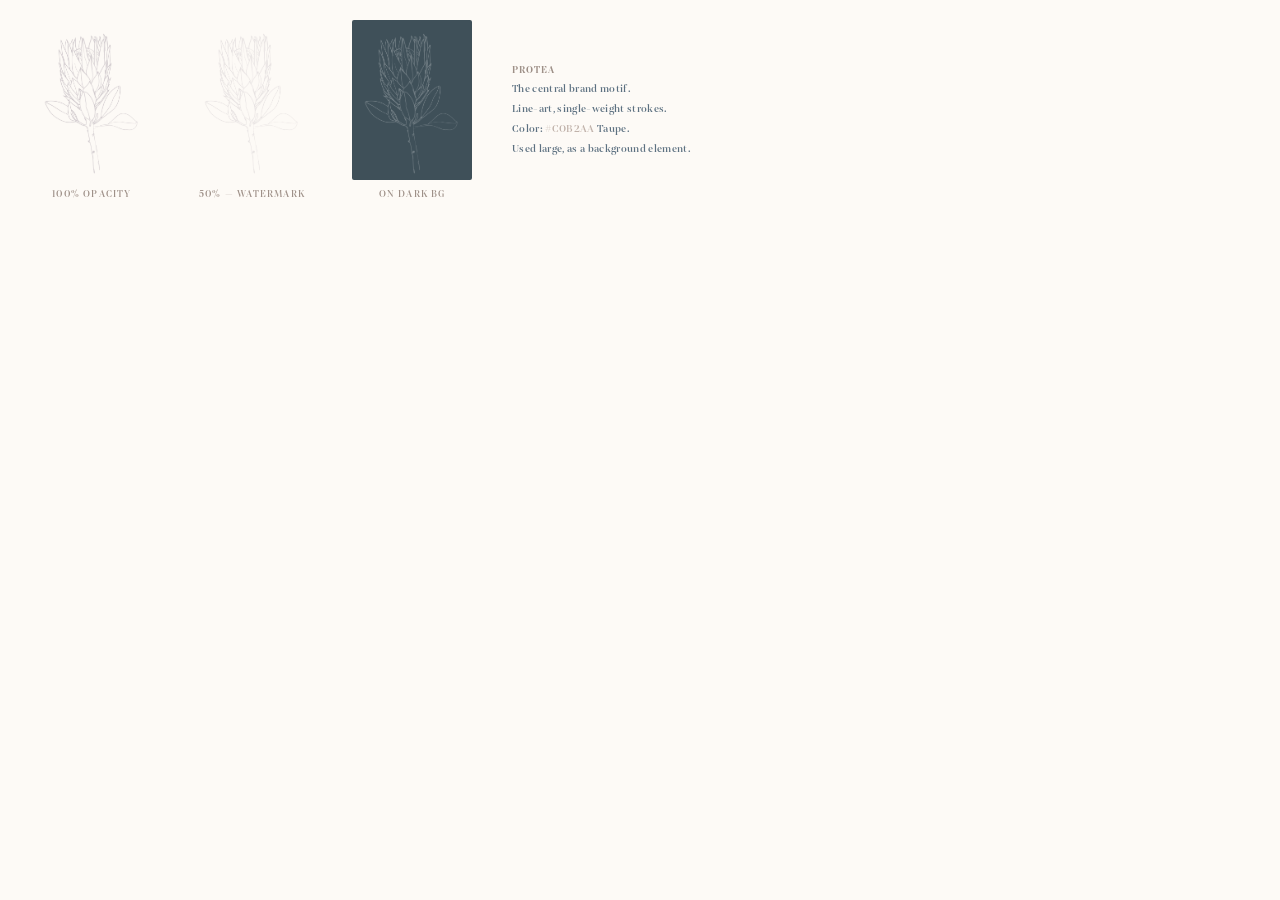
<file: preview/brand-illustration.html>
<!DOCTYPE html>
<html><head><meta charset="UTF-8">
<style>
@font-face { font-family: 'Mixta Sharp'; src: url('../assets/fonts/Mixta-Sharp-Hair-.otf') format('opentype'); font-weight: 100; font-display: swap; }
@font-face { font-family: 'Mixta Sharp'; src: url('../assets/fonts/Mixta-Sharp-Ultra-Light.otf') format('opentype'); font-weight: 200; font-display: swap; }
@font-face { font-family: 'Mixta Sharp'; src: url('../assets/fonts/Mixta-Sharp-Thin.otf') format('opentype'); font-weight: 300; font-display: swap; }
@font-face { font-family: 'Mixta Sharp'; src: url('../assets/fonts/Mixta-Sharp-Light.otf') format('opentype'); font-weight: 350; font-display: swap; }
@font-face { font-family: 'Mixta Sharp'; src: url('../assets/fonts/Mixta-Sharp-Medium.otf') format('opentype'); font-weight: 500; font-display: swap; }
@font-face { font-family: 'Mixta Sharp'; src: url('../assets/fonts/Mixta-Sharp-Heavy.otf') format('opentype'); font-weight: 600; font-display: swap; }
@font-face { font-family: 'Mixta Sharp'; src: url('../assets/fonts/Mixta-Sharp-Bold.otf') format('opentype'); font-weight: 700; font-display: swap; }
@font-face { font-family: 'Mixta Sharp'; src: url('../assets/fonts/Mixta-Sharp-Black.otf') format('opentype'); font-weight: 900; font-display: swap; }
</style>
<style>
@font-face {
  font-family: 'Hanifah Salamah';
  src: url('../assets/fonts/Hanifah Salamah.otf') format('opentype');
  font-weight: normal;
  font-style: normal;
  font-display: swap;
}
</style>
<link rel="preconnect" href="https://fonts.googleapis.com">
<link rel="preconnect" href="https://fonts.gstatic.com" crossorigin>
<link href="https://fonts.googleapis.com/css2?family=Great+Vibes&family=Pinyon+Script&family=Cormorant+Garamond:ital,wght@0,300;0,400;0,500;1,300;1,400&display=swap" rel="stylesheet">
<link rel="stylesheet" href="../colors_and_type.css">
<style>
* { margin: 0; padding: 0; box-sizing: border-box; }
body { background: var(--color-cream); display: flex; align-items: center; padding: 20px 32px; gap: 40px; }
.variant { text-align: center; }
.img-wrap { display: flex; align-items: center; justify-content: center; }
img { display: block; }
.label { font-family: var(--font-serif); font-size: 10px; color: var(--color-mist); letter-spacing: 0.12em; text-transform: uppercase; margin-top: 8px; }
</style>
</head><body>
  <div class="variant">
    <div class="img-wrap" style="width:120px;height:160px"><img src="../assets/Protea.png" style="height:160px;width:auto;opacity:1"></div>
    <div class="label">100% opacity</div>
  </div>
  <div class="variant">
    <div class="img-wrap" style="width:120px;height:160px"><img src="../assets/Protea.png" style="height:160px;width:auto;opacity:0.5"></div>
    <div class="label">50% — watermark</div>
  </div>
  <div class="variant">
    <div class="img-wrap" style="width:120px;height:160px;background:var(--color-slate);border-radius:2px"><img src="../assets/Protea.png" style="height:160px;width:auto;opacity:0.3;filter:brightness(10)"></div>
    <div class="label">On dark bg</div>
  </div>
  <div style="flex:1">
    <div style="font-family:var(--font-serif);font-size:11px;color:var(--color-slate-light);line-height:1.8;letter-spacing:0.03em">
      <strong style="letter-spacing:0.1em;text-transform:uppercase;font-size:10px;color:var(--color-mist)">Protea</strong><br>
      The central brand motif.<br>
      Line-art, single-weight strokes.<br>
      Color: <span style="color:var(--color-taupe)">#C0B2AA</span> Taupe.<br>
      Used large, as a background element.
    </div>
  </div>
</body></html>
</file>
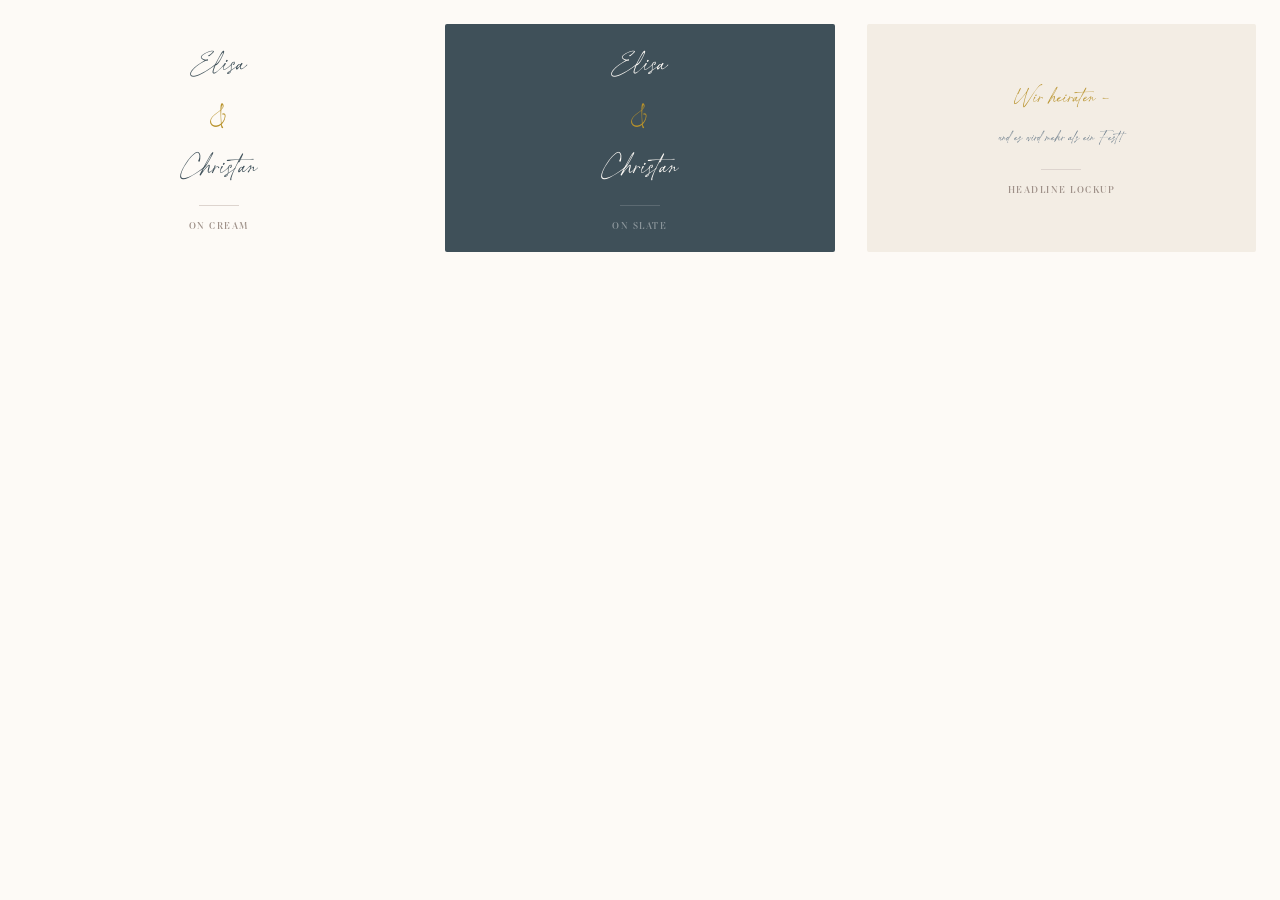
<file: preview/brand-lockup.html>
<!DOCTYPE html>
<html><head><meta charset="UTF-8">
<style>
@font-face { font-family: 'Mixta Sharp'; src: url('../assets/fonts/Mixta-Sharp-Hair-.otf') format('opentype'); font-weight: 100; font-display: swap; }
@font-face { font-family: 'Mixta Sharp'; src: url('../assets/fonts/Mixta-Sharp-Ultra-Light.otf') format('opentype'); font-weight: 200; font-display: swap; }
@font-face { font-family: 'Mixta Sharp'; src: url('../assets/fonts/Mixta-Sharp-Thin.otf') format('opentype'); font-weight: 300; font-display: swap; }
@font-face { font-family: 'Mixta Sharp'; src: url('../assets/fonts/Mixta-Sharp-Light.otf') format('opentype'); font-weight: 350; font-display: swap; }
@font-face { font-family: 'Mixta Sharp'; src: url('../assets/fonts/Mixta-Sharp-Medium.otf') format('opentype'); font-weight: 500; font-display: swap; }
@font-face { font-family: 'Mixta Sharp'; src: url('../assets/fonts/Mixta-Sharp-Heavy.otf') format('opentype'); font-weight: 600; font-display: swap; }
@font-face { font-family: 'Mixta Sharp'; src: url('../assets/fonts/Mixta-Sharp-Bold.otf') format('opentype'); font-weight: 700; font-display: swap; }
@font-face { font-family: 'Mixta Sharp'; src: url('../assets/fonts/Mixta-Sharp-Black.otf') format('opentype'); font-weight: 900; font-display: swap; }
</style>
<style>
@font-face {
  font-family: 'Hanifah Salamah';
  src: url('../assets/fonts/Hanifah Salamah.otf') format('opentype');
  font-weight: normal;
  font-style: normal;
  font-display: swap;
}
</style>
<link rel="preconnect" href="https://fonts.googleapis.com">
<link rel="preconnect" href="https://fonts.gstatic.com" crossorigin>
<link href="https://fonts.googleapis.com/css2?family=Great+Vibes&family=Pinyon+Script&family=Cormorant+Garamond:ital,wght@0,300;0,400;0,500;1,300;1,400&display=swap" rel="stylesheet">
<link rel="stylesheet" href="../colors_and_type.css">
<style>
* { margin: 0; padding: 0; box-sizing: border-box; }
body { background: var(--color-cream); display: flex; gap: 32px; align-items: stretch; padding: 24px; }
.card { flex: 1; display: flex; flex-direction: column; align-items: center; justify-content: center; padding: 20px; gap: 6px; }
.divider { width: 40px; height: 1px; background: var(--color-taupe-light); margin: 8px 0; }
.label { font-family: var(--font-serif); font-size: 10px; letter-spacing: 0.15em; text-transform: uppercase; color: var(--color-mist); }
.dark { background: var(--color-slate); border-radius: 2px; }
</style>
</head><body>
  <!-- Light lockup -->
  <div class="card">
    <div style="font-family:var(--font-script);font-size:44px;color:var(--color-slate);line-height:1">Elisa</div>
    <div style="font-family:var(--font-script);font-size:52px;color:var(--color-gold);line-height:0.9">&amp;</div>
    <div style="font-family:var(--font-script);font-size:44px;color:var(--color-slate);line-height:1">Christan</div>
    <div class="divider"></div>
    <div class="label">On cream</div>
  </div>

  <!-- Dark lockup -->
  <div class="card dark">
    <div style="font-family:var(--font-script);font-size:44px;color:var(--color-cream);line-height:1">Elisa</div>
    <div style="font-family:var(--font-script);font-size:52px;color:var(--color-gold);line-height:0.9">&amp;</div>
    <div style="font-family:var(--font-script);font-size:44px;color:var(--color-cream);line-height:1">Christan</div>
    <div class="divider" style="background:rgba(255,255,255,0.15)"></div>
    <div class="label" style="color:rgba(255,255,255,0.4)">On slate</div>
  </div>

  <!-- Inline lockup -->
  <div class="card" style="background:var(--color-warm-white);border-radius:2px">
    <div style="font-family:var(--font-display);font-size:32px;color:var(--color-gold);line-height:1.2;text-align:center">Wir heiraten –</div>
    <div style="font-family:var(--font-script);font-size:22px;color:var(--color-slate-light);line-height:1.4;text-align:center">und es wird mehr als ein Fest!</div>
    <div class="divider"></div>
    <div class="label">Headline lockup</div>
  </div>
</body></html>
</file>
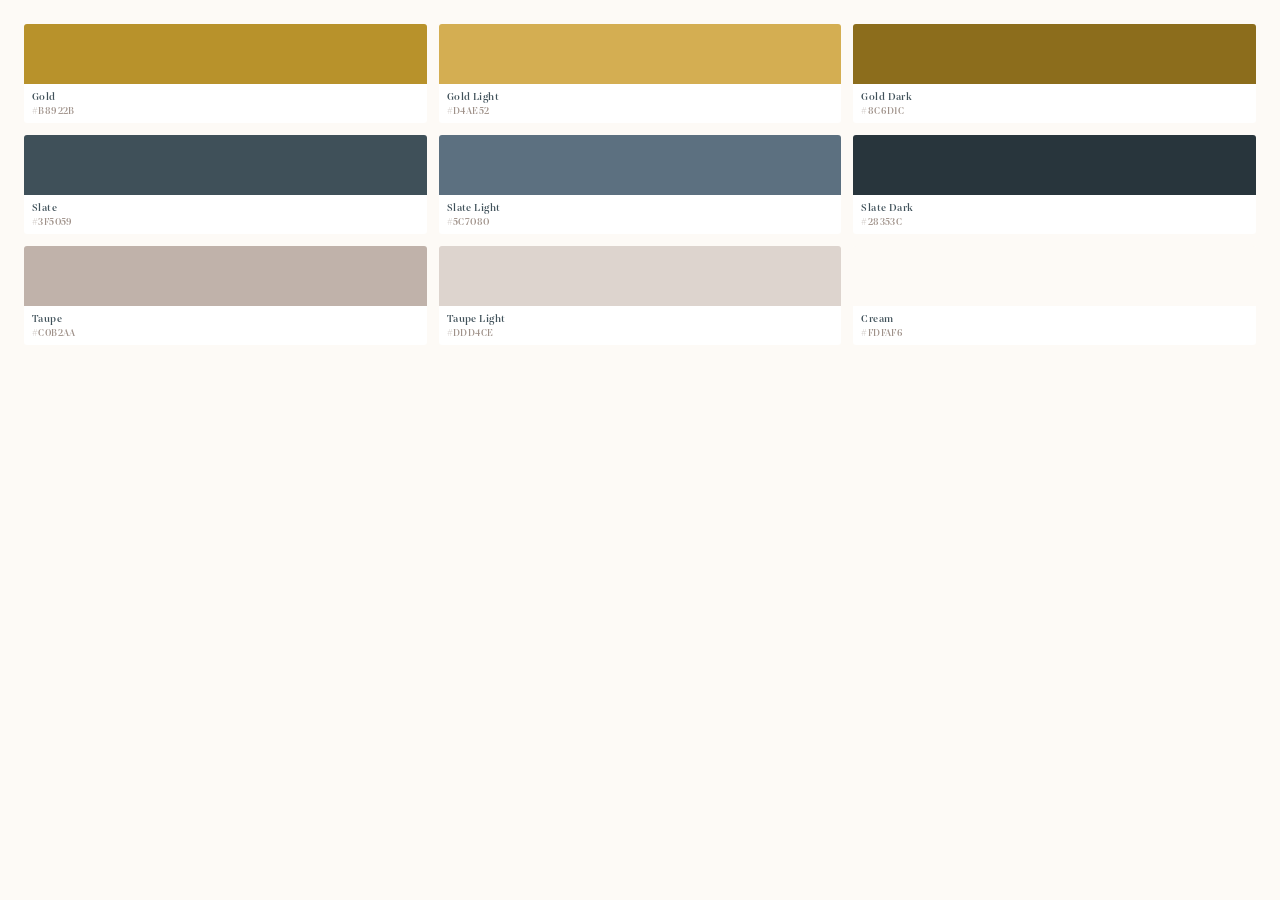
<file: preview/colors-palette.html>
<!DOCTYPE html>
<html><head><meta charset="UTF-8">
<style>
@font-face { font-family: 'Mixta Sharp'; src: url('../assets/fonts/Mixta-Sharp-Hair-.otf') format('opentype'); font-weight: 100; font-display: swap; }
@font-face { font-family: 'Mixta Sharp'; src: url('../assets/fonts/Mixta-Sharp-Ultra-Light.otf') format('opentype'); font-weight: 200; font-display: swap; }
@font-face { font-family: 'Mixta Sharp'; src: url('../assets/fonts/Mixta-Sharp-Thin.otf') format('opentype'); font-weight: 300; font-display: swap; }
@font-face { font-family: 'Mixta Sharp'; src: url('../assets/fonts/Mixta-Sharp-Light.otf') format('opentype'); font-weight: 350; font-display: swap; }
@font-face { font-family: 'Mixta Sharp'; src: url('../assets/fonts/Mixta-Sharp-Medium.otf') format('opentype'); font-weight: 500; font-display: swap; }
@font-face { font-family: 'Mixta Sharp'; src: url('../assets/fonts/Mixta-Sharp-Heavy.otf') format('opentype'); font-weight: 600; font-display: swap; }
@font-face { font-family: 'Mixta Sharp'; src: url('../assets/fonts/Mixta-Sharp-Bold.otf') format('opentype'); font-weight: 700; font-display: swap; }
@font-face { font-family: 'Mixta Sharp'; src: url('../assets/fonts/Mixta-Sharp-Black.otf') format('opentype'); font-weight: 900; font-display: swap; }
</style>
<style>
@font-face {
  font-family: 'Hanifah Salamah';
  src: url('../assets/fonts/Hanifah Salamah.otf') format('opentype');
  font-weight: normal;
  font-style: normal;
  font-display: swap;
}
</style>
<link rel="preconnect" href="https://fonts.googleapis.com">
<link rel="preconnect" href="https://fonts.gstatic.com" crossorigin>
<link href="https://fonts.googleapis.com/css2?family=Great+Vibes&family=Pinyon+Script&family=Cormorant+Garamond:ital,wght@0,300;0,400;0,500;1,300;1,400&display=swap" rel="stylesheet">
<link rel="stylesheet" href="../colors_and_type.css">
<style>
* { margin: 0; padding: 0; box-sizing: border-box; }
body { background: var(--color-cream); padding: 24px; font-family: var(--font-serif); }
.row { display: flex; gap: 12px; margin-bottom: 12px; }
.swatch { flex: 1; border-radius: 3px; overflow: hidden; }
.chip { height: 60px; }
.meta { padding: 6px 8px; background: white; }
.name { font-size: 11px; font-weight: 500; color: #3F5059; letter-spacing: 0.04em; }
.hex { font-size: 10px; color: #9E9088; letter-spacing: 0.04em; margin-top: 1px; }
</style>
</head><body>
<div class="row">
  <div class="swatch"><div class="chip" style="background:#B8922B"></div><div class="meta"><div class="name">Gold</div><div class="hex">#B8922B</div></div></div>
  <div class="swatch"><div class="chip" style="background:#D4AE52"></div><div class="meta"><div class="name">Gold Light</div><div class="hex">#D4AE52</div></div></div>
  <div class="swatch"><div class="chip" style="background:#8C6D1C"></div><div class="meta"><div class="name">Gold Dark</div><div class="hex">#8C6D1C</div></div></div>
</div>
<div class="row">
  <div class="swatch"><div class="chip" style="background:#3F5059"></div><div class="meta"><div class="name">Slate</div><div class="hex">#3F5059</div></div></div>
  <div class="swatch"><div class="chip" style="background:#5C7080"></div><div class="meta"><div class="name">Slate Light</div><div class="hex">#5C7080</div></div></div>
  <div class="swatch"><div class="chip" style="background:#28353C"></div><div class="meta"><div class="name">Slate Dark</div><div class="hex">#28353C</div></div></div>
</div>
<div class="row">
  <div class="swatch"><div class="chip" style="background:#C0B2AA"></div><div class="meta"><div class="name">Taupe</div><div class="hex">#C0B2AA</div></div></div>
  <div class="swatch"><div class="chip" style="background:#DDD4CE"></div><div class="meta"><div class="name">Taupe Light</div><div class="hex">#DDD4CE</div></div></div>
  <div class="swatch"><div class="chip" style="background:#FDFAF6"></div><div class="meta"><div class="name">Cream</div><div class="hex">#FDFAF6</div></div></div>
</div>
</body></html>
</file>
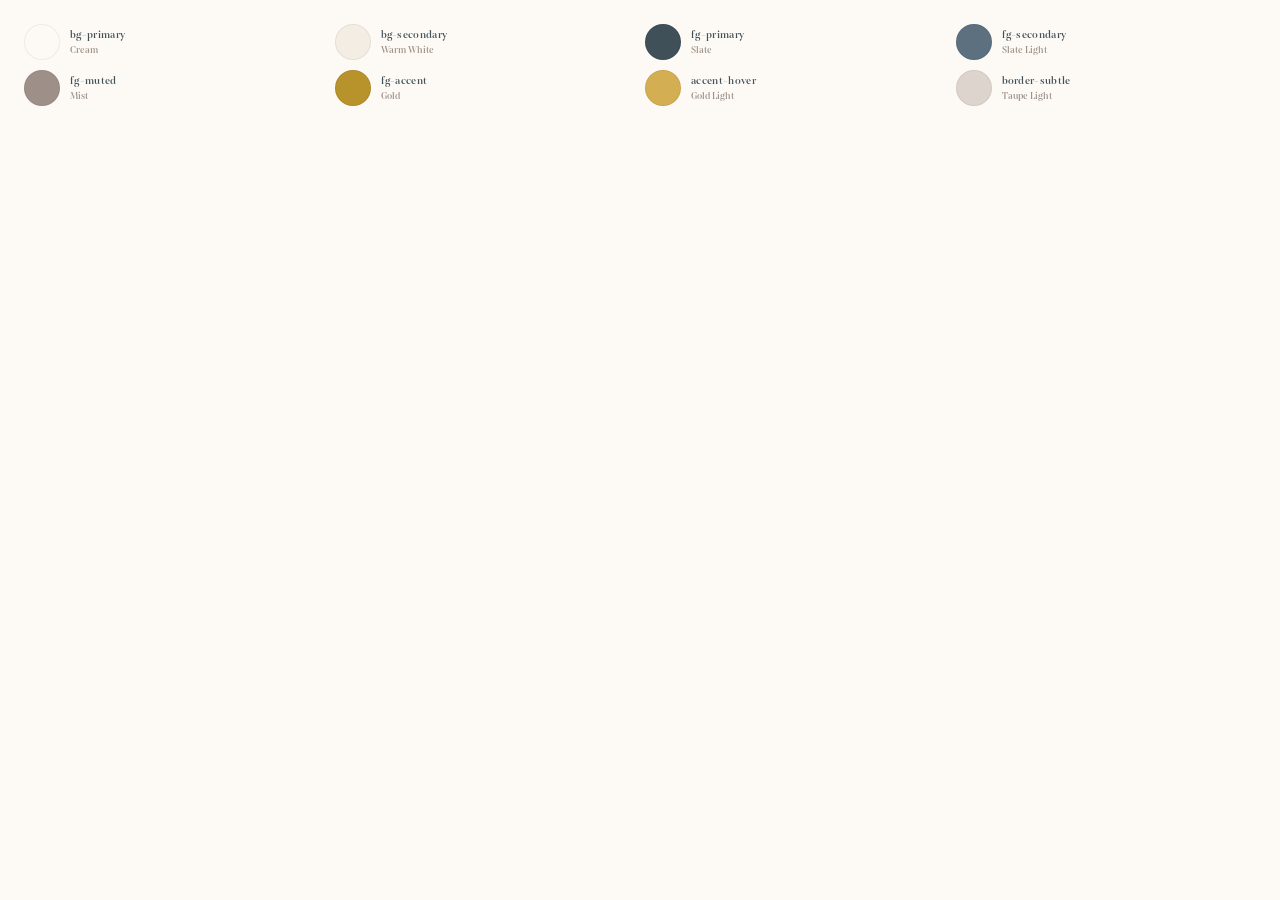
<file: preview/colors-semantic.html>
<!DOCTYPE html>
<html><head><meta charset="UTF-8">
<style>
@font-face { font-family: 'Mixta Sharp'; src: url('../assets/fonts/Mixta-Sharp-Hair-.otf') format('opentype'); font-weight: 100; font-display: swap; }
@font-face { font-family: 'Mixta Sharp'; src: url('../assets/fonts/Mixta-Sharp-Ultra-Light.otf') format('opentype'); font-weight: 200; font-display: swap; }
@font-face { font-family: 'Mixta Sharp'; src: url('../assets/fonts/Mixta-Sharp-Thin.otf') format('opentype'); font-weight: 300; font-display: swap; }
@font-face { font-family: 'Mixta Sharp'; src: url('../assets/fonts/Mixta-Sharp-Light.otf') format('opentype'); font-weight: 350; font-display: swap; }
@font-face { font-family: 'Mixta Sharp'; src: url('../assets/fonts/Mixta-Sharp-Medium.otf') format('opentype'); font-weight: 500; font-display: swap; }
@font-face { font-family: 'Mixta Sharp'; src: url('../assets/fonts/Mixta-Sharp-Heavy.otf') format('opentype'); font-weight: 600; font-display: swap; }
@font-face { font-family: 'Mixta Sharp'; src: url('../assets/fonts/Mixta-Sharp-Bold.otf') format('opentype'); font-weight: 700; font-display: swap; }
@font-face { font-family: 'Mixta Sharp'; src: url('../assets/fonts/Mixta-Sharp-Black.otf') format('opentype'); font-weight: 900; font-display: swap; }
</style>
<style>
@font-face {
  font-family: 'Hanifah Salamah';
  src: url('../assets/fonts/Hanifah Salamah.otf') format('opentype');
  font-weight: normal;
  font-style: normal;
  font-display: swap;
}
</style>
<link rel="preconnect" href="https://fonts.googleapis.com">
<link rel="preconnect" href="https://fonts.gstatic.com" crossorigin>
<link href="https://fonts.googleapis.com/css2?family=Great+Vibes&family=Pinyon+Script&family=Cormorant+Garamond:ital,wght@0,300;0,400;0,500;1,300;1,400&display=swap" rel="stylesheet">
<link rel="stylesheet" href="../colors_and_type.css">
<style>
* { margin: 0; padding: 0; box-sizing: border-box; }
body { background: var(--color-cream); padding: 24px; font-family: var(--font-serif); }
.grid { display: grid; grid-template-columns: repeat(4, 1fr); gap: 10px; }
.item { display: flex; align-items: center; gap: 10px; }
.dot { width: 36px; height: 36px; border-radius: 50%; flex-shrink: 0; border: 1px solid rgba(0,0,0,0.06); }
.label { font-size: 11px; color: #3F5059; letter-spacing: 0.03em; }
.var { font-size: 10px; color: #9E9088; margin-top: 2px; }
</style>
</head><body>
<div class="grid">
  <div class="item"><div class="dot" style="background:var(--bg-primary)"></div><div><div class="label">bg-primary</div><div class="var">Cream</div></div></div>
  <div class="item"><div class="dot" style="background:var(--bg-secondary)"></div><div><div class="label">bg-secondary</div><div class="var">Warm White</div></div></div>
  <div class="item"><div class="dot" style="background:var(--fg-primary)"></div><div><div class="label">fg-primary</div><div class="var">Slate</div></div></div>
  <div class="item"><div class="dot" style="background:var(--fg-secondary)"></div><div><div class="label">fg-secondary</div><div class="var">Slate Light</div></div></div>
  <div class="item"><div class="dot" style="background:var(--fg-muted)"></div><div><div class="label">fg-muted</div><div class="var">Mist</div></div></div>
  <div class="item"><div class="dot" style="background:var(--fg-accent)"></div><div><div class="label">fg-accent</div><div class="var">Gold</div></div></div>
  <div class="item"><div class="dot" style="background:var(--accent-hover)"></div><div><div class="label">accent-hover</div><div class="var">Gold Light</div></div></div>
  <div class="item"><div class="dot" style="background:var(--border-subtle)"></div><div><div class="label">border-subtle</div><div class="var">Taupe Light</div></div></div>
</div>
</body></html>
</file>
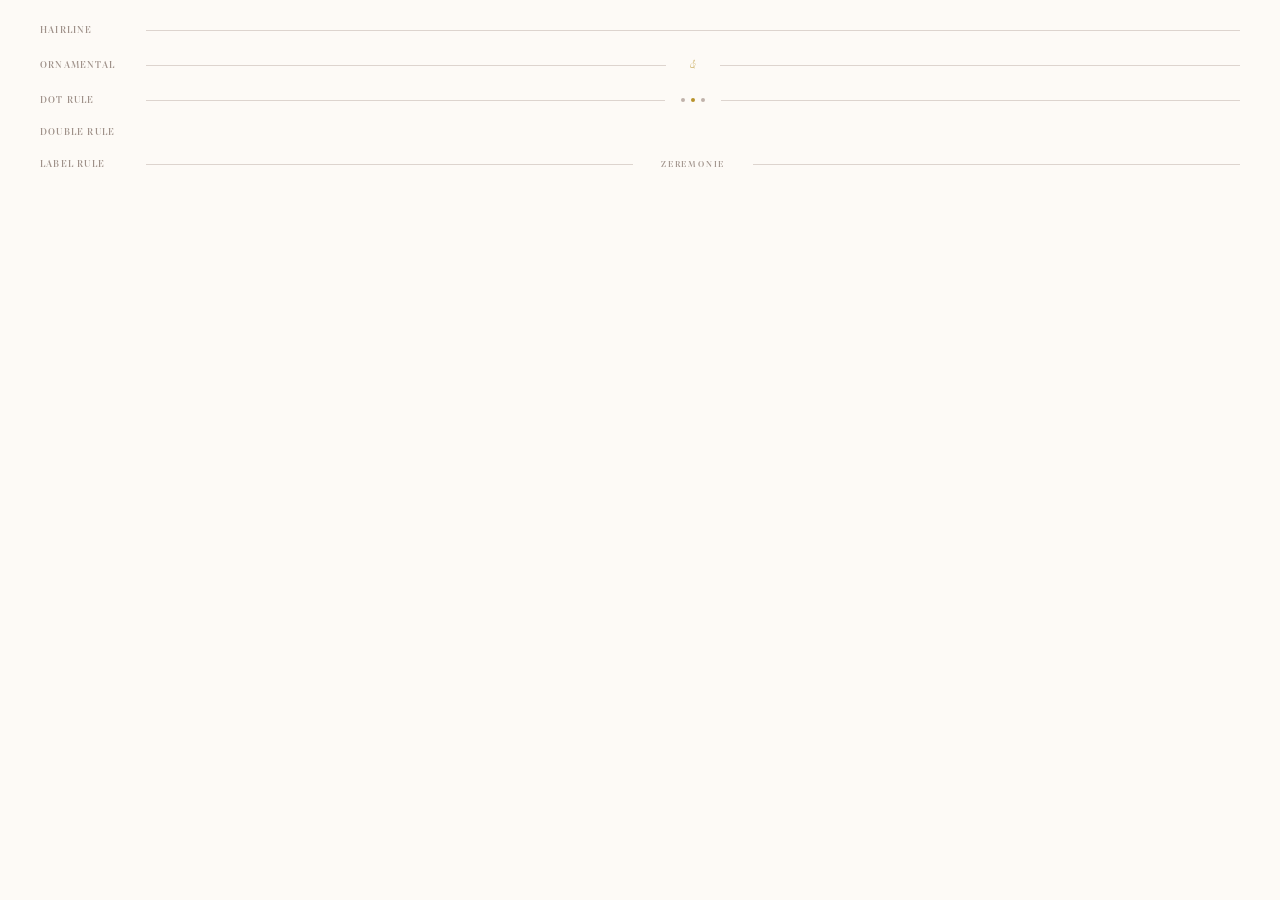
<file: preview/components-dividers.html>
<!DOCTYPE html>
<html><head><meta charset="UTF-8">
<style>
@font-face { font-family: 'Mixta Sharp'; src: url('../assets/fonts/Mixta-Sharp-Hair-.otf') format('opentype'); font-weight: 100; font-display: swap; }
@font-face { font-family: 'Mixta Sharp'; src: url('../assets/fonts/Mixta-Sharp-Ultra-Light.otf') format('opentype'); font-weight: 200; font-display: swap; }
@font-face { font-family: 'Mixta Sharp'; src: url('../assets/fonts/Mixta-Sharp-Thin.otf') format('opentype'); font-weight: 300; font-display: swap; }
@font-face { font-family: 'Mixta Sharp'; src: url('../assets/fonts/Mixta-Sharp-Light.otf') format('opentype'); font-weight: 350; font-display: swap; }
@font-face { font-family: 'Mixta Sharp'; src: url('../assets/fonts/Mixta-Sharp-Medium.otf') format('opentype'); font-weight: 500; font-display: swap; }
@font-face { font-family: 'Mixta Sharp'; src: url('../assets/fonts/Mixta-Sharp-Heavy.otf') format('opentype'); font-weight: 600; font-display: swap; }
@font-face { font-family: 'Mixta Sharp'; src: url('../assets/fonts/Mixta-Sharp-Bold.otf') format('opentype'); font-weight: 700; font-display: swap; }
@font-face { font-family: 'Mixta Sharp'; src: url('../assets/fonts/Mixta-Sharp-Black.otf') format('opentype'); font-weight: 900; font-display: swap; }
</style>
<style>
@font-face {
  font-family: 'Hanifah Salamah';
  src: url('../assets/fonts/Hanifah Salamah.otf') format('opentype');
  font-weight: normal;
  font-style: normal;
  font-display: swap;
}
</style>
<link rel="preconnect" href="https://fonts.googleapis.com">
<link rel="preconnect" href="https://fonts.gstatic.com" crossorigin>
<link href="https://fonts.googleapis.com/css2?family=Great+Vibes&family=Pinyon+Script&family=Cormorant+Garamond:ital,wght@0,300;0,400;0,500;1,300;1,400&display=swap" rel="stylesheet">
<link rel="stylesheet" href="../colors_and_type.css">
<style>
* { margin: 0; padding: 0; box-sizing: border-box; }
body { background: var(--color-cream); padding: 24px 40px; display: flex; flex-direction: column; gap: 20px; }
.row { display: flex; align-items: center; gap: 16px; }
.line { flex: 1; height: 1px; }
.label { font-family: var(--font-serif); font-size: 10px; color: var(--color-mist); letter-spacing: 0.12em; text-transform: uppercase; width: 90px; flex-shrink: 0; }
.ornament { font-family: var(--font-script); font-size: 18px; color: var(--color-gold); line-height: 1; padding: 0 8px; }
.dot-row { display: flex; gap: 6px; align-items: center; justify-content: center; }
.dot { width: 4px; height: 4px; border-radius: 50%; background: var(--color-taupe); }
.dot.gold { background: var(--color-gold); }
</style>
</head><body>

  <div class="row">
    <div class="label">Hairline</div>
    <div class="line" style="background:var(--color-taupe-light)"></div>
  </div>

  <div class="row">
    <div class="label">Ornamental</div>
    <div class="line" style="background:var(--color-taupe-light)"></div>
    <div class="ornament">&amp;</div>
    <div class="line" style="background:var(--color-taupe-light)"></div>
  </div>

  <div class="row">
    <div class="label">Dot rule</div>
    <div class="line" style="background:var(--color-taupe-light)"></div>
    <div class="dot-row"><div class="dot"></div><div class="dot gold"></div><div class="dot"></div></div>
    <div class="line" style="background:var(--color-taupe-light)"></div>
  </div>

  <div class="row">
    <div class="label">Double rule</div>
    <div style="flex:1;display:flex;flex-direction:column;gap:3px"><div class="line" style="background:var(--color-gold);opacity:0.6"></div><div class="line" style="background:var(--color-taupe-light)"></div></div>
  </div>

  <div class="row">
    <div class="label">Label rule</div>
    <div class="line" style="background:var(--color-taupe-light)"></div>
    <div style="font-family:var(--font-serif);font-size:9px;letter-spacing:0.2em;text-transform:uppercase;color:var(--color-mist);padding:0 12px;white-space:nowrap">ZEREMONIE</div>
    <div class="line" style="background:var(--color-taupe-light)"></div>
  </div>

</body></html>
</file>
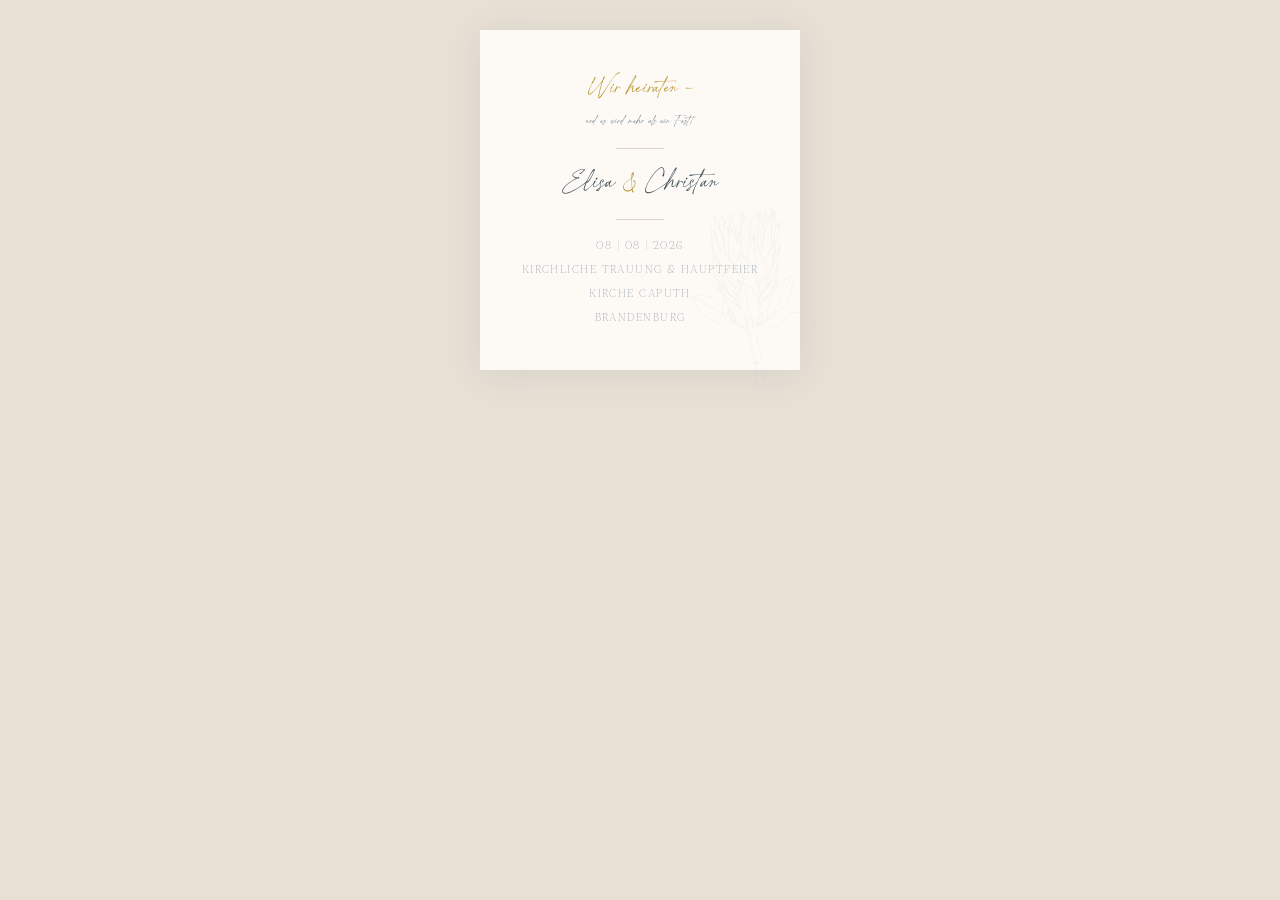
<file: preview/components-invitation-card.html>
<!DOCTYPE html>
<html><head><meta charset="UTF-8">
<style>
@font-face { font-family: 'Mixta Sharp'; src: url('../assets/fonts/Mixta-Sharp-Hair-.otf') format('opentype'); font-weight: 100; font-display: swap; }
@font-face { font-family: 'Mixta Sharp'; src: url('../assets/fonts/Mixta-Sharp-Ultra-Light.otf') format('opentype'); font-weight: 200; font-display: swap; }
@font-face { font-family: 'Mixta Sharp'; src: url('../assets/fonts/Mixta-Sharp-Thin.otf') format('opentype'); font-weight: 300; font-display: swap; }
@font-face { font-family: 'Mixta Sharp'; src: url('../assets/fonts/Mixta-Sharp-Light.otf') format('opentype'); font-weight: 350; font-display: swap; }
@font-face { font-family: 'Mixta Sharp'; src: url('../assets/fonts/Mixta-Sharp-Medium.otf') format('opentype'); font-weight: 500; font-display: swap; }
@font-face { font-family: 'Mixta Sharp'; src: url('../assets/fonts/Mixta-Sharp-Heavy.otf') format('opentype'); font-weight: 600; font-display: swap; }
@font-face { font-family: 'Mixta Sharp'; src: url('../assets/fonts/Mixta-Sharp-Bold.otf') format('opentype'); font-weight: 700; font-display: swap; }
@font-face { font-family: 'Mixta Sharp'; src: url('../assets/fonts/Mixta-Sharp-Black.otf') format('opentype'); font-weight: 900; font-display: swap; }
</style>
<style>
@font-face {
  font-family: 'Hanifah Salamah';
  src: url('../assets/fonts/Hanifah Salamah.otf') format('opentype');
  font-weight: normal;
  font-style: normal;
  font-display: swap;
}
</style>
<link rel="preconnect" href="https://fonts.googleapis.com">
<link rel="preconnect" href="https://fonts.gstatic.com" crossorigin>
<link href="https://fonts.googleapis.com/css2?family=Great+Vibes&family=Pinyon+Script&family=Cormorant+Garamond:ital,wght@0,300;0,400;0,500;1,300;1,400&display=swap" rel="stylesheet">
<link rel="stylesheet" href="../colors_and_type.css">
<style>
* { margin: 0; padding: 0; box-sizing: border-box; }
body { background: #E8E0D5; display: flex; align-items: center; justify-content: center; padding: 24px; min-height: 400px; }
.card {
  background: var(--color-cream);
  width: 320px;
  padding: 40px 36px;
  text-align: center;
  position: relative;
  box-shadow: var(--shadow-medium);
}
.protea {
  position: absolute;
  bottom: -30px; right: -20px;
  width: 130px;
  opacity: 0.18;
  pointer-events: none;
}
.hairline { width: 48px; height: 1px; background: var(--color-taupe-light); margin: 14px auto; }
.display { font-family: var(--font-display); font-size: 36px; color: var(--color-gold); line-height: 1.1; }
.sub { font-family: var(--font-script); font-size: 18px; color: var(--color-slate-light); line-height: 1.4; }
.names { font-family: var(--font-script); font-size: 42px; color: var(--color-slate); line-height: 1; }
.amp { color: var(--color-gold); }
.detail { font-family: var(--font-serif); font-size: 12px; font-weight: 300; color: var(--fg-secondary); letter-spacing: 0.12em; text-transform: uppercase; line-height: 2; }
</style>
</head><body>
<div class="card">
  <img class="protea" src="../assets/Protea.png" alt="">
  <div class="display">Wir heiraten –</div>
  <div class="sub">und es wird mehr als ein Fest!</div>
  <div class="hairline"></div>
  <div class="names">Elisa <span class="amp">&amp;</span> Christan</div>
  <div class="hairline"></div>
  <div class="detail">
    08 | 08 | 2026<br>
    Kirchliche Trauung &amp; Hauptfeier<br>
    Kirche Caputh<br>
    Brandenburg
  </div>
</div>
</body></html>
</file>
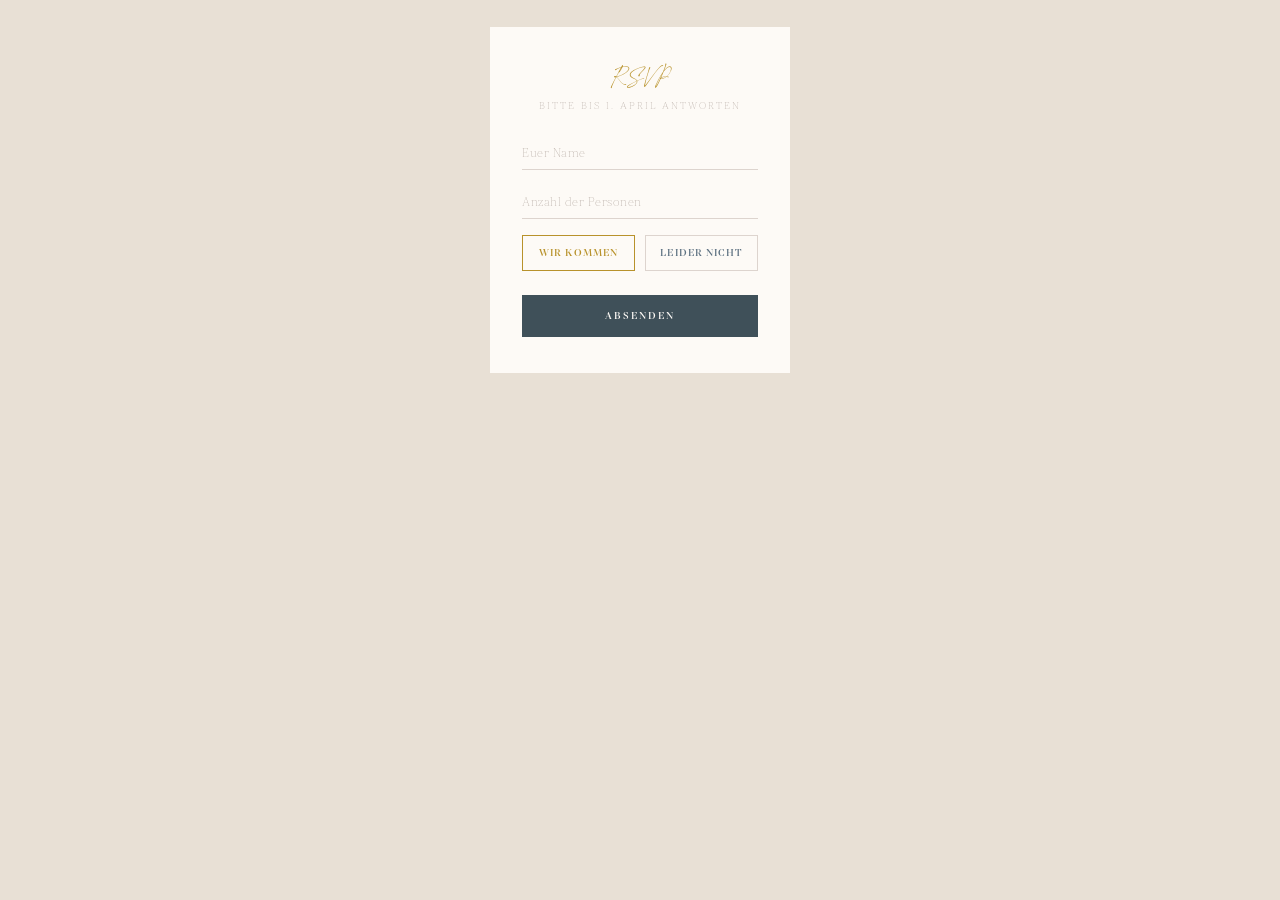
<file: preview/components-rsvp.html>
<!DOCTYPE html>
<html><head><meta charset="UTF-8">
<style>
@font-face { font-family: 'Mixta Sharp'; src: url('../assets/fonts/Mixta-Sharp-Hair-.otf') format('opentype'); font-weight: 100; font-display: swap; }
@font-face { font-family: 'Mixta Sharp'; src: url('../assets/fonts/Mixta-Sharp-Ultra-Light.otf') format('opentype'); font-weight: 200; font-display: swap; }
@font-face { font-family: 'Mixta Sharp'; src: url('../assets/fonts/Mixta-Sharp-Thin.otf') format('opentype'); font-weight: 300; font-display: swap; }
@font-face { font-family: 'Mixta Sharp'; src: url('../assets/fonts/Mixta-Sharp-Light.otf') format('opentype'); font-weight: 350; font-display: swap; }
@font-face { font-family: 'Mixta Sharp'; src: url('../assets/fonts/Mixta-Sharp-Medium.otf') format('opentype'); font-weight: 500; font-display: swap; }
@font-face { font-family: 'Mixta Sharp'; src: url('../assets/fonts/Mixta-Sharp-Heavy.otf') format('opentype'); font-weight: 600; font-display: swap; }
@font-face { font-family: 'Mixta Sharp'; src: url('../assets/fonts/Mixta-Sharp-Bold.otf') format('opentype'); font-weight: 700; font-display: swap; }
@font-face { font-family: 'Mixta Sharp'; src: url('../assets/fonts/Mixta-Sharp-Black.otf') format('opentype'); font-weight: 900; font-display: swap; }
</style>
<style>
@font-face {
  font-family: 'Hanifah Salamah';
  src: url('../assets/fonts/Hanifah Salamah.otf') format('opentype');
  font-weight: normal;
  font-style: normal;
  font-display: swap;
}
</style>
<link rel="preconnect" href="https://fonts.googleapis.com">
<link rel="preconnect" href="https://fonts.gstatic.com" crossorigin>
<link href="https://fonts.googleapis.com/css2?family=Great+Vibes&family=Pinyon+Script&family=Cormorant+Garamond:ital,wght@0,300;0,400;0,500;1,300;1,400&display=swap" rel="stylesheet">
<link rel="stylesheet" href="../colors_and_type.css">
<style>
* { margin: 0; padding: 0; box-sizing: border-box; }
body { background: #E8E0D5; display: flex; align-items: center; justify-content: center; padding: 24px; min-height: 400px; }
.card {
  background: var(--color-cream);
  width: 300px;
  padding: 36px 32px;
  text-align: center;
}
.title { font-family: var(--font-display); font-size: 32px; color: var(--color-gold); margin-bottom: 4px; }
.sub { font-family: var(--font-serif); font-size: 11px; font-weight: 300; letter-spacing: 0.18em; text-transform: uppercase; color: var(--color-mist); margin-bottom: 24px; }
.field { width: 100%; border: none; border-bottom: 1px solid var(--color-taupe-light); background: transparent; padding: 8px 0; font-family: var(--font-serif); font-size: 13px; font-weight: 300; color: var(--color-slate); letter-spacing: 0.04em; outline: none; margin-bottom: 16px; display: block; }
.field::placeholder { color: var(--color-mist); }
.options { display: flex; gap: 10px; margin-bottom: 24px; }
.opt { flex: 1; border: 1px solid var(--color-taupe-light); padding: 10px; font-family: var(--font-serif); font-size: 11px; letter-spacing: 0.1em; text-transform: uppercase; color: var(--color-slate-light); cursor: pointer; transition: all 0.3s; }
.opt.active { border-color: var(--color-gold); color: var(--color-gold); }
.btn { width: 100%; background: var(--color-slate); color: var(--color-cream); font-family: var(--font-serif); font-size: 11px; letter-spacing: 0.18em; text-transform: uppercase; padding: 14px; border: none; cursor: pointer; }
</style>
</head><body>
<div class="card">
  <div class="title">RSVP</div>
  <div class="sub">Bitte bis 1. April antworten</div>
  <input class="field" placeholder="Euer Name" type="text">
  <input class="field" placeholder="Anzahl der Personen" type="text">
  <div class="options">
    <div class="opt active">Wir kommen</div>
    <div class="opt">Leider nicht</div>
  </div>
  <button class="btn">Absenden</button>
</div>
</body></html>
</file>
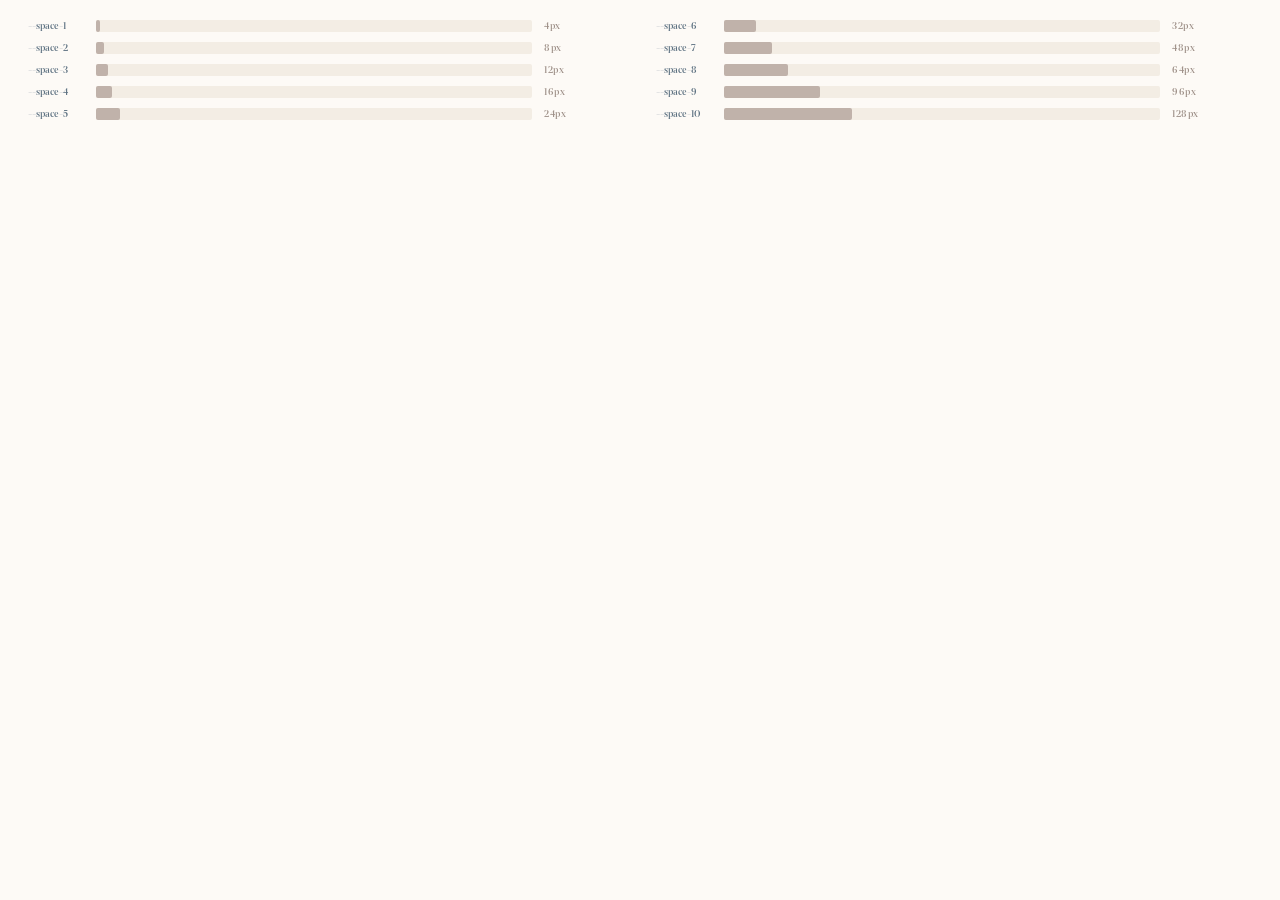
<file: preview/spacing-tokens.html>
<!DOCTYPE html>
<html><head><meta charset="UTF-8">
<style>
@font-face { font-family: 'Mixta Sharp'; src: url('../assets/fonts/Mixta-Sharp-Hair-.otf') format('opentype'); font-weight: 100; font-display: swap; }
@font-face { font-family: 'Mixta Sharp'; src: url('../assets/fonts/Mixta-Sharp-Ultra-Light.otf') format('opentype'); font-weight: 200; font-display: swap; }
@font-face { font-family: 'Mixta Sharp'; src: url('../assets/fonts/Mixta-Sharp-Thin.otf') format('opentype'); font-weight: 300; font-display: swap; }
@font-face { font-family: 'Mixta Sharp'; src: url('../assets/fonts/Mixta-Sharp-Light.otf') format('opentype'); font-weight: 350; font-display: swap; }
@font-face { font-family: 'Mixta Sharp'; src: url('../assets/fonts/Mixta-Sharp-Medium.otf') format('opentype'); font-weight: 500; font-display: swap; }
@font-face { font-family: 'Mixta Sharp'; src: url('../assets/fonts/Mixta-Sharp-Heavy.otf') format('opentype'); font-weight: 600; font-display: swap; }
@font-face { font-family: 'Mixta Sharp'; src: url('../assets/fonts/Mixta-Sharp-Bold.otf') format('opentype'); font-weight: 700; font-display: swap; }
@font-face { font-family: 'Mixta Sharp'; src: url('../assets/fonts/Mixta-Sharp-Black.otf') format('opentype'); font-weight: 900; font-display: swap; }
</style>
<style>
@font-face {
  font-family: 'Hanifah Salamah';
  src: url('../assets/fonts/Hanifah Salamah.otf') format('opentype');
  font-weight: normal;
  font-style: normal;
  font-display: swap;
}
</style>
<link rel="preconnect" href="https://fonts.googleapis.com">
<link rel="preconnect" href="https://fonts.gstatic.com" crossorigin>
<link href="https://fonts.googleapis.com/css2?family=Great+Vibes&family=Pinyon+Script&family=Cormorant+Garamond:ital,wght@0,300;0,400;0,500;1,300;1,400&display=swap" rel="stylesheet">
<link rel="stylesheet" href="../colors_and_type.css">
<style>
* { margin: 0; padding: 0; box-sizing: border-box; }
body { background: var(--color-cream); padding: 20px 28px; display: flex; gap: 32px; }
.col { flex: 1; }
.row { display: flex; align-items: center; gap: 12px; margin-bottom: 10px; }
.bar-wrap { flex: 1; background: var(--color-warm-white); border-radius: 2px; height: 12px; }
.bar { height: 12px; background: var(--color-taupe); border-radius: 2px; }
.meta { font-family: var(--font-serif); font-size: 10px; color: var(--color-mist); letter-spacing: 0.05em; width: 80px; }
.token { font-family: var(--font-serif); font-size: 10px; color: var(--color-slate-light); width: 56px; }
</style>
</head><body>
<div class="col">
  <div class="row"><div class="token">--space-1</div><div class="bar-wrap"><div class="bar" style="width:4px"></div></div><div class="meta">4px</div></div>
  <div class="row"><div class="token">--space-2</div><div class="bar-wrap"><div class="bar" style="width:8px"></div></div><div class="meta">8px</div></div>
  <div class="row"><div class="token">--space-3</div><div class="bar-wrap"><div class="bar" style="width:12px"></div></div><div class="meta">12px</div></div>
  <div class="row"><div class="token">--space-4</div><div class="bar-wrap"><div class="bar" style="width:16px"></div></div><div class="meta">16px</div></div>
  <div class="row"><div class="token">--space-5</div><div class="bar-wrap"><div class="bar" style="width:24px"></div></div><div class="meta">24px</div></div>
</div>
<div class="col">
  <div class="row"><div class="token">--space-6</div><div class="bar-wrap"><div class="bar" style="width:32px"></div></div><div class="meta">32px</div></div>
  <div class="row"><div class="token">--space-7</div><div class="bar-wrap"><div class="bar" style="width:48px"></div></div><div class="meta">48px</div></div>
  <div class="row"><div class="token">--space-8</div><div class="bar-wrap"><div class="bar" style="width:64px"></div></div><div class="meta">64px</div></div>
  <div class="row"><div class="token">--space-9</div><div class="bar-wrap"><div class="bar" style="width:96px"></div></div><div class="meta">96px</div></div>
  <div class="row"><div class="token">--space-10</div><div class="bar-wrap"><div class="bar" style="width:128px"></div></div><div class="meta">128px</div></div>
</div>
</body></html>
</file>
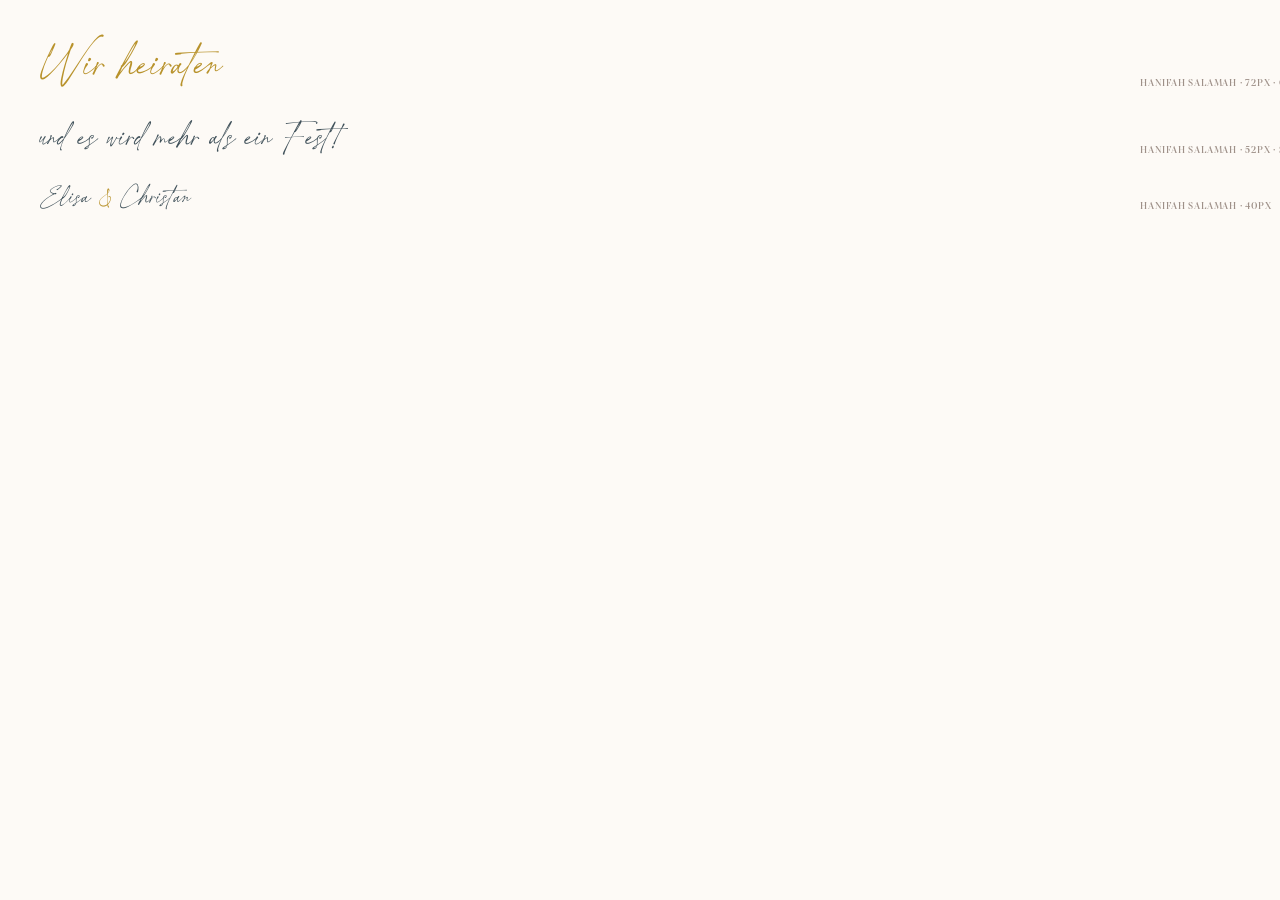
<file: preview/type-display.html>
<!DOCTYPE html>
<html><head><meta charset="UTF-8">
<style>
@font-face { font-family: 'Mixta Sharp'; src: url('../assets/fonts/Mixta-Sharp-Hair-.otf') format('opentype'); font-weight: 100; font-display: swap; }
@font-face { font-family: 'Mixta Sharp'; src: url('../assets/fonts/Mixta-Sharp-Ultra-Light.otf') format('opentype'); font-weight: 200; font-display: swap; }
@font-face { font-family: 'Mixta Sharp'; src: url('../assets/fonts/Mixta-Sharp-Thin.otf') format('opentype'); font-weight: 300; font-display: swap; }
@font-face { font-family: 'Mixta Sharp'; src: url('../assets/fonts/Mixta-Sharp-Light.otf') format('opentype'); font-weight: 350; font-display: swap; }
@font-face { font-family: 'Mixta Sharp'; src: url('../assets/fonts/Mixta-Sharp-Medium.otf') format('opentype'); font-weight: 500; font-display: swap; }
@font-face { font-family: 'Mixta Sharp'; src: url('../assets/fonts/Mixta-Sharp-Heavy.otf') format('opentype'); font-weight: 600; font-display: swap; }
@font-face { font-family: 'Mixta Sharp'; src: url('../assets/fonts/Mixta-Sharp-Bold.otf') format('opentype'); font-weight: 700; font-display: swap; }
@font-face { font-family: 'Mixta Sharp'; src: url('../assets/fonts/Mixta-Sharp-Black.otf') format('opentype'); font-weight: 900; font-display: swap; }
</style>
<style>
@font-face {
  font-family: 'Hanifah Salamah';
  src: url('../assets/fonts/Hanifah Salamah.otf') format('opentype');
  font-weight: normal;
  font-style: normal;
  font-display: swap;
}
</style>
<link rel="preconnect" href="https://fonts.googleapis.com">
<link rel="preconnect" href="https://fonts.gstatic.com" crossorigin>
<link href="https://fonts.googleapis.com/css2?family=Great+Vibes&family=Pinyon+Script&family=Cormorant+Garamond:ital,wght@0,300;0,400;0,500;1,300;1,400&display=swap" rel="stylesheet">
<link rel="stylesheet" href="../colors_and_type.css">
<style>
* { margin: 0; padding: 0; box-sizing: border-box; }
body { background: var(--color-cream); padding: 32px 40px; }
.row { display: flex; align-items: baseline; gap: 20px; margin-bottom: 8px; }
.specimen { flex: 1; }
.meta { font-family: var(--font-serif); font-size: 10px; color: var(--color-mist); letter-spacing: 0.08em; text-transform: uppercase; white-space: nowrap; padding-top: 4px; width: 100px; }
</style>
</head><body>
  <div class="row">
    <div class="specimen" style="font-family:var(--font-display);font-size:72px;color:var(--color-gold);line-height:1">Wir heiraten</div>
    <div class="meta">Hanifah Salamah · 72px · Gold</div>
  </div>
  <div class="row">
    <div class="specimen" style="font-family:var(--font-script);font-size:52px;color:var(--color-slate);line-height:1.1">und es wird mehr als ein Fest!</div>
    <div class="meta">Hanifah Salamah · 52px · Slate</div>
  </div>
  <div class="row" style="margin-top:4px">
    <div class="specimen" style="font-family:var(--font-script);font-size:40px;color:var(--color-slate);line-height:1.1">Elisa <span style="color:var(--color-gold)">&amp;</span> Christan</div>
    <div class="meta">Hanifah Salamah · 40px</div>
  </div>
</body></html>
</file>
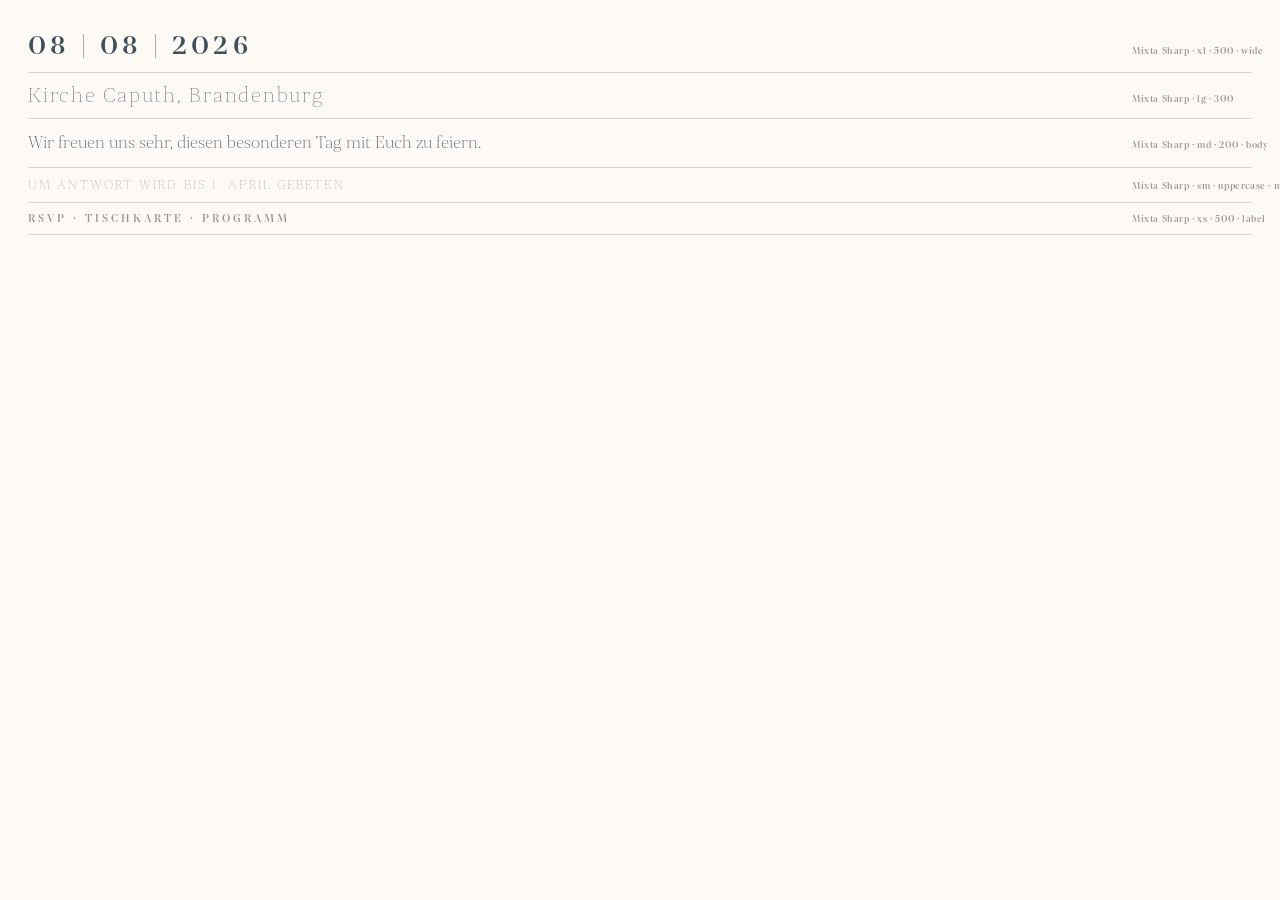
<file: preview/type-scale.html>
<!DOCTYPE html>
<html><head><meta charset="UTF-8">
<style>
@font-face { font-family: 'Mixta Sharp'; src: url('../assets/fonts/Mixta-Sharp-Hair-.otf') format('opentype'); font-weight: 100; font-display: swap; }
@font-face { font-family: 'Mixta Sharp'; src: url('../assets/fonts/Mixta-Sharp-Ultra-Light.otf') format('opentype'); font-weight: 200; font-display: swap; }
@font-face { font-family: 'Mixta Sharp'; src: url('../assets/fonts/Mixta-Sharp-Thin.otf') format('opentype'); font-weight: 300; font-display: swap; }
@font-face { font-family: 'Mixta Sharp'; src: url('../assets/fonts/Mixta-Sharp-Light.otf') format('opentype'); font-weight: 350; font-display: swap; }
@font-face { font-family: 'Mixta Sharp'; src: url('../assets/fonts/Mixta-Sharp-Medium.otf') format('opentype'); font-weight: 500; font-display: swap; }
@font-face { font-family: 'Mixta Sharp'; src: url('../assets/fonts/Mixta-Sharp-Heavy.otf') format('opentype'); font-weight: 600; font-display: swap; }
@font-face { font-family: 'Mixta Sharp'; src: url('../assets/fonts/Mixta-Sharp-Bold.otf') format('opentype'); font-weight: 700; font-display: swap; }
@font-face { font-family: 'Mixta Sharp'; src: url('../assets/fonts/Mixta-Sharp-Black.otf') format('opentype'); font-weight: 900; font-display: swap; }
</style>
<style>
@font-face {
  font-family: 'Hanifah Salamah';
  src: url('../assets/fonts/Hanifah Salamah.otf') format('opentype');
  font-weight: normal;
  font-style: normal;
  font-display: swap;
}
</style>
<link rel="preconnect" href="https://fonts.googleapis.com">
<link rel="preconnect" href="https://fonts.gstatic.com" crossorigin>
<link href="https://fonts.googleapis.com/css2?family=Great+Vibes&family=Pinyon+Script&family=Cormorant+Garamond:ital,wght@0,300;0,400;0,500;1,300;1,400&display=swap" rel="stylesheet">
<link rel="stylesheet" href="../colors_and_type.css">
<style>
* { margin: 0; padding: 0; box-sizing: border-box; }
body { background: var(--color-cream); padding: 20px 28px; }
.row { display: flex; align-items: baseline; gap: 16px; border-bottom: 1px solid var(--color-taupe-light); padding: 8px 0; }
.specimen { flex: 1; color: var(--color-slate); font-family: var(--font-serif); }
.meta { font-family: var(--font-serif); font-size: 10px; color: var(--color-mist); letter-spacing: 0.06em; width: 120px; white-space: nowrap; }
</style>
</head><body>
  <div class="row"><div class="specimen" style="font-size:var(--text-xl);font-weight:500;letter-spacing:0.15em;text-transform:uppercase">08 | 08 | 2026</div><div class="meta">Mixta Sharp · xl · 500 · wide</div></div>
  <div class="row"><div class="specimen" style="font-size:var(--text-lg);font-weight:300;letter-spacing:0.08em">Kirche Caputh, Brandenburg</div><div class="meta">Mixta Sharp · lg · 300</div></div>
  <div class="row"><div class="specimen" style="font-size:var(--text-md);font-weight:200;line-height:1.75">Wir freuen uns sehr, diesen besonderen Tag mit Euch zu feiern.</div><div class="meta">Mixta Sharp · md · 200 · body</div></div>
  <div class="row"><div class="specimen" style="font-size:var(--text-sm);font-weight:300;letter-spacing:0.15em;text-transform:uppercase;color:var(--color-mist)">Um Antwort wird bis 1. April gebeten</div><div class="meta">Mixta Sharp · sm · uppercase · muted</div></div>
  <div class="row"><div class="specimen" style="font-size:var(--text-xs);font-weight:500;letter-spacing:0.25em;text-transform:uppercase;color:var(--color-mist)">RSVP · Tischkarte · Programm</div><div class="meta">Mixta Sharp · xs · 500 · label</div></div>
</body></html>
</file>
<file: colors_and_type.css>
/* ============================================================
   Elisa & Christan — Wedding Design System
   colors_and_type.css
   ============================================================ */

/* CUSTOM FONT — Hanifah Salamah (provided by designer) */
@font-face {
  font-family: 'Hanifah Salamah';
  src: url('assets/fonts/Hanifah Salamah.otf') format('opentype');
  font-weight: normal;
  font-style: normal;
  font-display: swap;
}

/* CUSTOM FONT — Mixta Sharp (provided by designer) */
@font-face {
  font-family: 'Mixta Sharp';
  src: url('assets/fonts/Mixta-Sharp-Hair-.otf') format('opentype');
  font-weight: 100;
  font-style: normal;
  font-display: swap;
}
@font-face {
  font-family: 'Mixta Sharp';
  src: url('assets/fonts/Mixta-Sharp-Ultra-Light.otf') format('opentype');
  font-weight: 200;
  font-style: normal;
  font-display: swap;
}
@font-face {
  font-family: 'Mixta Sharp';
  src: url('assets/fonts/Mixta-Sharp-Thin.otf') format('opentype');
  font-weight: 300;
  font-style: normal;
  font-display: swap;
}
@font-face {
  font-family: 'Mixta Sharp';
  src: url('assets/fonts/Mixta-Sharp-Light.otf') format('opentype');
  font-weight: 350;
  font-style: normal;
  font-display: swap;
}
@font-face {
  font-family: 'Mixta Sharp';
  src: url('assets/fonts/Mixta-Sharp-Medium.otf') format('opentype');
  font-weight: 500;
  font-style: normal;
  font-display: swap;
}
@font-face {
  font-family: 'Mixta Sharp';
  src: url('assets/fonts/Mixta-Sharp-Heavy.otf') format('opentype');
  font-weight: 600;
  font-style: normal;
  font-display: swap;
}
@font-face {
  font-family: 'Mixta Sharp';
  src: url('assets/fonts/Mixta-Sharp-Bold.otf') format('opentype');
  font-weight: 700;
  font-style: normal;
  font-display: swap;
}
@font-face {
  font-family: 'Mixta Sharp';
  src: url('assets/fonts/Mixta-Sharp-Black.otf') format('opentype');
  font-weight: 900;
  font-style: normal;
  font-display: swap;
}

/* Google Fonts — fallback body serif only */
@import url('https://fonts.googleapis.com/css2?family=Great+Vibes&family=Pinyon+Script&family=Cormorant+Garamond:ital,wght@0,300;0,400;0,500;1,300;1,400&display=swap');

/* ============================================================
   COLOR TOKENS — Base Palette
   ============================================================ */
:root {
  /* Core brand colors */
  --color-gold:        #B8922B;   /* Warm antique gold — primary accent */
  --color-gold-light:  #D4AE52;   /* Lighter gold — for hover / glow states */
  --color-gold-dark:   #8C6D1C;   /* Deeper gold — for pressed states */

  --color-slate:       #3F5059;   /* Dark teal-slate — primary text */
  --color-slate-light: #5C7080;   /* Mid-tone slate — secondary text */
  --color-slate-dark:  #28353C;   /* Near-black slate — for strong contrast */

  --color-taupe:       #C0B2AA;   /* Warm gray — illustration / decorative */
  --color-taupe-light: #DDD4CE;   /* Light taupe — dividers, hairlines */
  --color-taupe-dark:  #9E8E85;   /* Deep taupe — muted text */

  --color-cream:       #FDFAF6;   /* Warm off-white — primary background */
  --color-warm-white:  #F3EDE4;   /* Alt background — slightly warmer */
  --color-paper:       #EDE4D8;   /* Deep paper tone — borders, insets */

  --color-mist:        #9E9088;   /* Fine-print muted text */

  /* ============================================================
     SEMANTIC COLOR TOKENS
     ============================================================ */
  --bg-primary:        var(--color-cream);
  --bg-secondary:      var(--color-warm-white);
  --bg-inset:          var(--color-paper);

  --fg-primary:        var(--color-slate);      /* Main body text */
  --fg-secondary:      var(--color-slate-light); /* Supporting text */
  --fg-muted:          var(--color-mist);        /* Fine print, captions */
  --fg-accent:         var(--color-gold);        /* Accented words, highlights */
  --fg-on-dark:        var(--color-cream);       /* Text on dark backgrounds */

  --accent-primary:    var(--color-gold);
  --accent-hover:      var(--color-gold-light);
  --accent-pressed:    var(--color-gold-dark);

  --border-subtle:     var(--color-taupe-light);
  --border-decorative: var(--color-taupe);
  --border-strong:     var(--color-slate-light);

  --illustration-color: var(--color-taupe);

  /* ============================================================
     TYPOGRAPHY TOKENS — Font Families
     ⚠️  Google Fonts substitutions — original files not provided
     ============================================================ */

  /* Display script — Hanifah Salamah (original font, provided by designer) */
  --font-display:      'Hanifah Salamah', 'Great Vibes', cursive;

  /* Name/headline script — Hanifah Salamah (Pinyon Script as fallback) */
  --font-script:       'Hanifah Salamah', 'Pinyon Script', cursive;

  /* Body / detail — Mixta Sharp (original font, provided by designer) */
  --font-serif:        'Mixta Sharp', 'Cormorant Garamond', Georgia, serif;

  /* ============================================================
     TYPOGRAPHY TOKENS — Scale
     ============================================================ */

  /* Size scale */
  --text-xs:    0.75rem;    /* 12px — fine print, legal */
  --text-sm:    0.875rem;   /* 14px — captions, labels */
  --text-base:  1rem;       /* 16px — base body */
  --text-md:    1.125rem;   /* 18px — comfortable body */
  --text-lg:    1.375rem;   /* 22px — subheadings */
  --text-xl:    1.75rem;    /* 28px — section titles */
  --text-2xl:   2.5rem;     /* 40px — large headings */
  --text-3xl:   3.5rem;     /* 56px — hero subheadings */
  --text-4xl:   5rem;       /* 80px — hero display script */
  --text-5xl:   7rem;       /* 112px — oversized display */

  /* Weight */
  --weight-light:   300;
  --weight-regular: 400;
  --weight-medium:  500;

  /* Leading (line-height) */
  --leading-tight:  1.1;
  --leading-snug:   1.3;
  --leading-normal: 1.5;
  --leading-relaxed:1.75;
  --leading-loose:  2;

  /* Letter spacing */
  --tracking-tight:  -0.02em;
  --tracking-normal:  0;
  --tracking-wide:    0.08em;
  --tracking-wider:   0.15em;
  --tracking-widest:  0.25em;

  /* ============================================================
     SPACING & LAYOUT TOKENS
     ============================================================ */
  --space-1:   0.25rem;   /* 4px */
  --space-2:   0.5rem;    /* 8px */
  --space-3:   0.75rem;   /* 12px */
  --space-4:   1rem;      /* 16px */
  --space-5:   1.5rem;    /* 24px */
  --space-6:   2rem;      /* 32px */
  --space-7:   3rem;      /* 48px */
  --space-8:   4rem;      /* 64px */
  --space-9:   6rem;      /* 96px */
  --space-10:  8rem;      /* 128px */

  /* ============================================================
     RADIUS TOKENS
     ============================================================ */
  --radius-none: 0;
  --radius-sm:   2px;
  --radius-md:   4px;
  --radius-full: 9999px;

  /* ============================================================
     SHADOW / ELEVATION
     ============================================================ */
  --shadow-none:    none;
  --shadow-soft:    0 2px 16px 0 rgba(63, 80, 89, 0.06);
  --shadow-medium:  0 4px 32px 0 rgba(63, 80, 89, 0.10);

  /* ============================================================
     TRANSITIONS
     ============================================================ */
  --ease-gentle: cubic-bezier(0.4, 0, 0.2, 1);
  --duration-short:  400ms;
  --duration-medium: 800ms;
  --duration-long:   1200ms;
}

/* ============================================================
   SEMANTIC ELEMENT STYLES
   ============================================================ */

/* Base reset for wedding materials */
.wedding-base {
  background-color: var(--bg-primary);
  color: var(--fg-primary);
  font-family: var(--font-serif);
  font-weight: var(--weight-light);
  font-size: var(--text-base);
  line-height: var(--leading-relaxed);
  -webkit-font-smoothing: antialiased;
  text-rendering: optimizeLegibility;
}

/* Display script — "Wir heiraten" style */
.text-display {
  font-family: var(--font-display);
  font-size: var(--text-4xl);
  color: var(--color-gold);
  line-height: var(--leading-tight);
  font-weight: var(--weight-regular);
}

/* Name script — "Elisa & Christan" style */
.text-names {
  font-family: var(--font-script);
  font-size: var(--text-3xl);
  color: var(--color-slate);
  line-height: var(--leading-snug);
  font-weight: var(--weight-regular);
}

/* Gold accent — ampersand, key words */
.text-accent {
  color: var(--color-gold);
}

/* Subheading — secondary script lines */
.text-sub {
  font-family: var(--font-script);
  font-size: var(--text-xl);
  color: var(--color-slate-light);
  line-height: var(--leading-snug);
}

/* Detail / body text — dates, addresses */
.text-detail {
  font-family: var(--font-serif);
  font-size: var(--text-md);
  font-weight: var(--weight-light);
  color: var(--fg-primary);
  letter-spacing: var(--tracking-wide);
  line-height: var(--leading-relaxed);
}

/* Fine print */
.text-fine {
  font-family: var(--font-serif);
  font-size: var(--text-sm);
  font-weight: var(--weight-light);
  color: var(--fg-muted);
  letter-spacing: var(--tracking-wider);
  text-transform: uppercase;
}

/* Decorative divider label — "·  ·  ·" or "— datum —" */
.text-label {
  font-family: var(--font-serif);
  font-size: var(--text-xs);
  font-weight: var(--weight-regular);
  color: var(--fg-muted);
  letter-spacing: var(--tracking-widest);
  text-transform: uppercase;
}

/* Centered layout utility */
.centered {
  text-align: center;
  display: flex;
  flex-direction: column;
  align-items: center;
}
</file>
